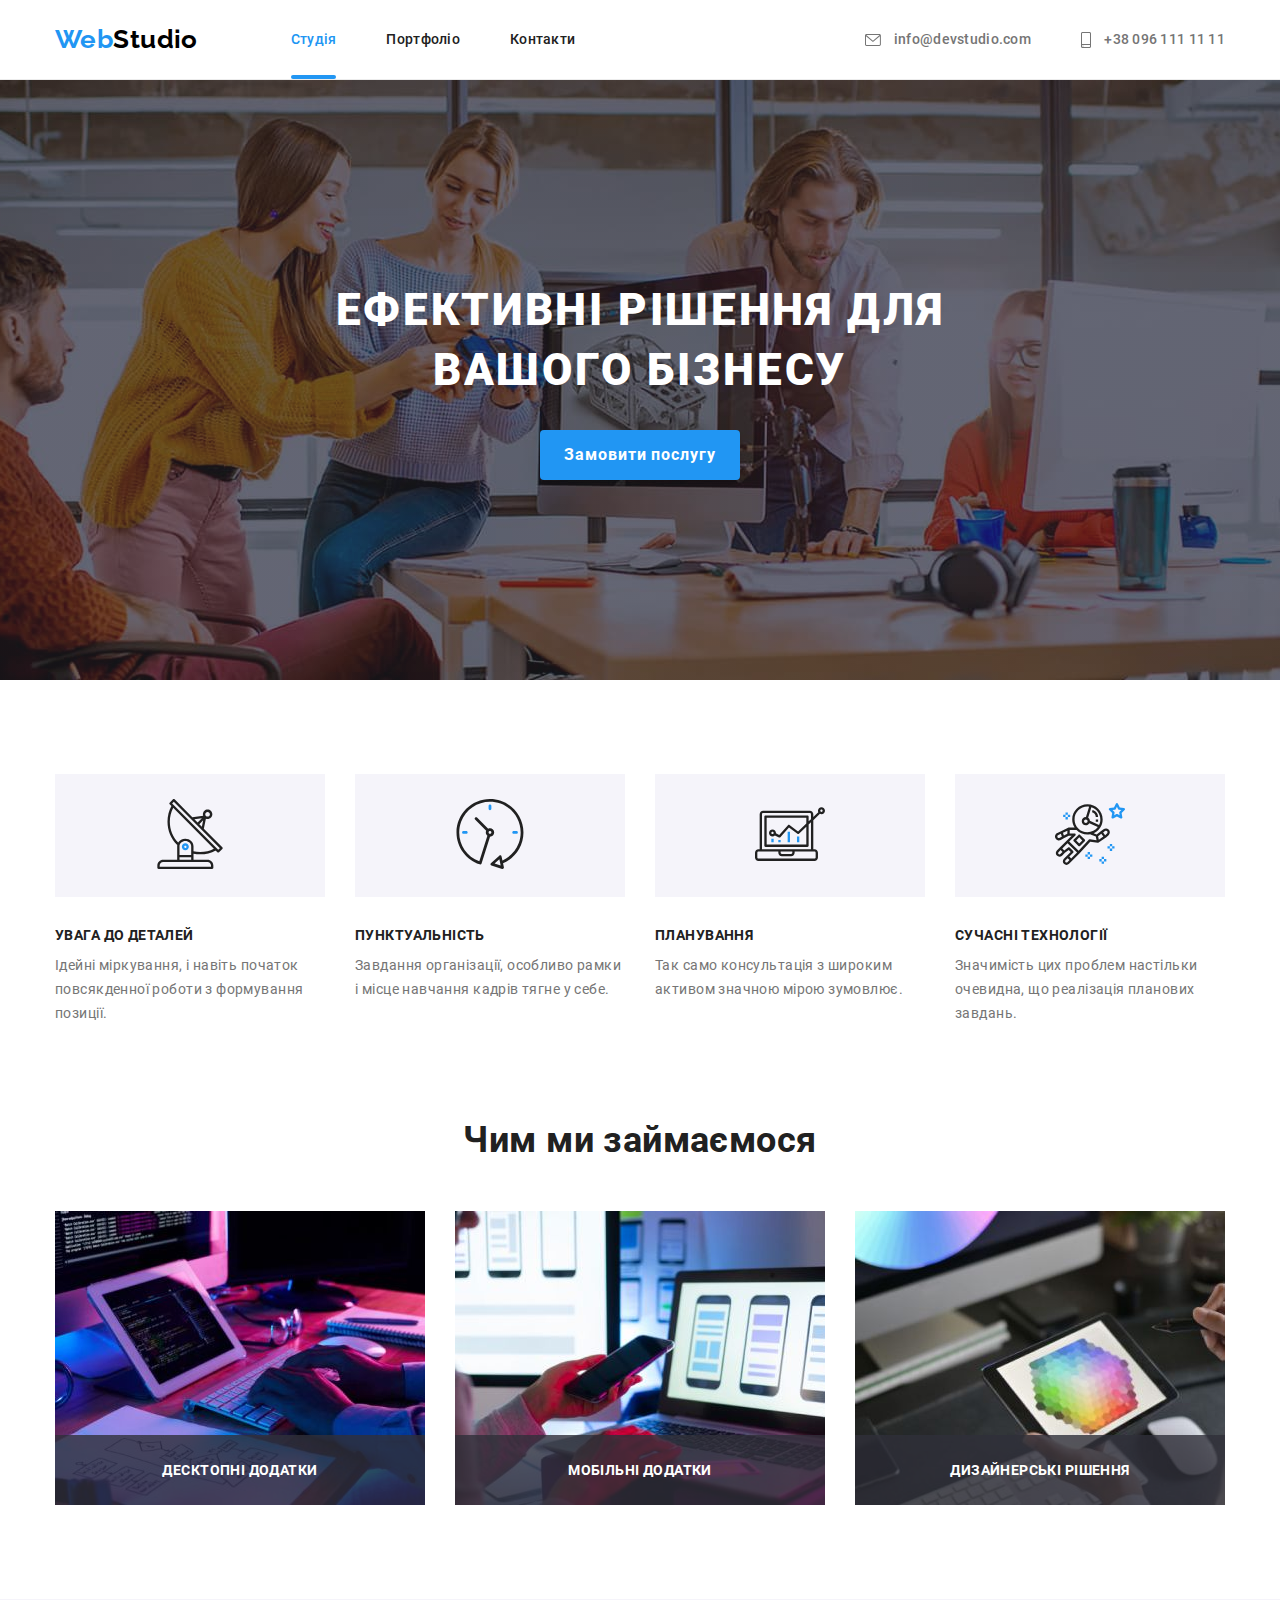
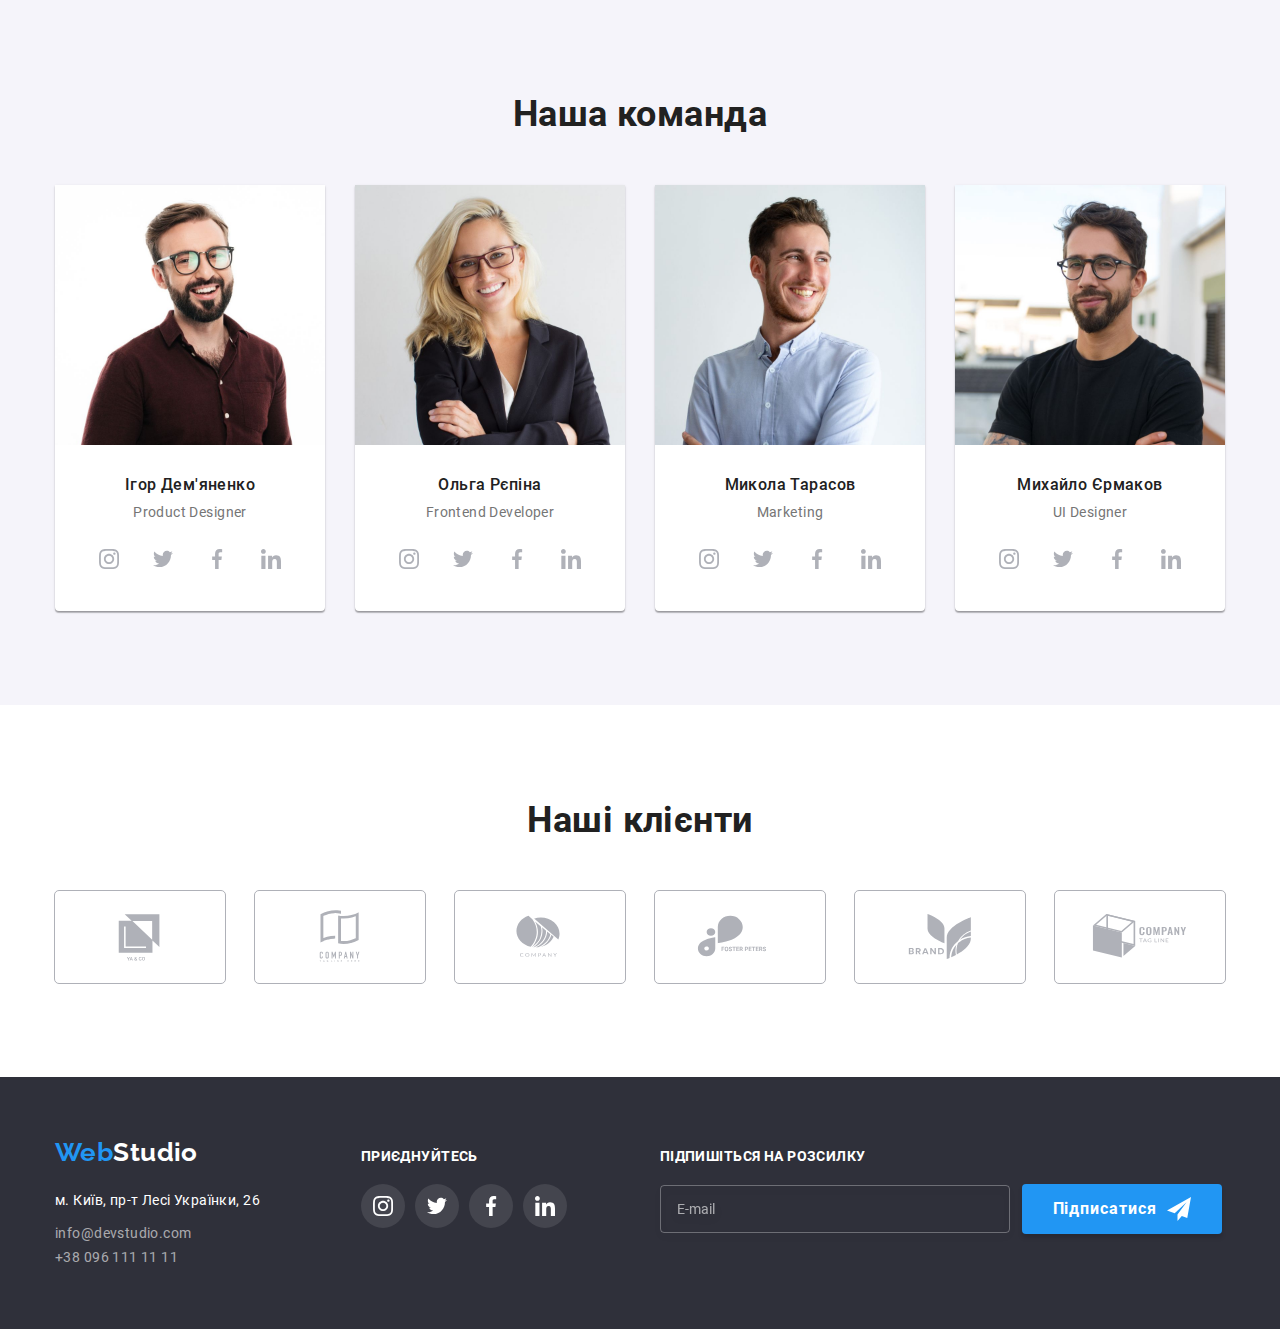
<file: index.html>
<!DOCTYPE html>
<html lang="uk">
	<head>
		<meta charset="UTF-8" />
		<meta http-equiv="X-UA-Compatible" content="IE=edge" />
		<meta name="viewport" content="width=device-width, initial-scale=1.0" />
		<link rel="stylesheet" href="./css/main.min.css">
		<title>Студія</title>
	</head>

	<body>
		<header class="header">
			<div class="container header__container">
				<a class="logo" href="./index.html" lang="en">
					<span class="logo--accent">Web</span>Studio
				</a>
				<nav class="nav">
					<ul class="nav__list">
						<li class="nav__item">
							<a class="nav__link nav__link--current" href="./index.html">Студія</a>
						</li>
						<li class="nav__item">
							<a class="nav__link" href="./portfolio.html">Портфоліо</a>
						</li>
						<li class="nav__item">
							<a class="nav__link" href="">Контакти</a>
						</li>
					</ul>
				</nav>
				<ul class="contacts">
					<li class="contacts__item">
						<a class="contacts__link" href="mailto:info@devstudio.com" lang="en">
							<svg class="contacts__icon" width="16" height="12">
								<use href="./images/symbol-defs.svg#icon-envelope"></use>
							</svg>
							info@devstudio.com
						</a>
					</li>
					<li class="contacts__item">
						<a class="contacts__link" href="tel:+380961111111">
							<svg class="contacts__icon" width="10" height="16">
								<use href="./images/symbol-defs.svg#icon-smartphone"></use>
							</svg>
							+38 096 111 11 11
						</a>
					</li>
				</ul>
			</div>
		</header>
		<main>
			<section class="section hero-section">
				<div class="container">
					<h1 class="section-title hero-section__title">Ефективні рішення для вашого бізнесу</h1>
					<button data-modal-open class="button hero-section__button" type="button">Замовити послугу</button>
				</div>
			</section>
			<section class="section features-section">
				<div class="container">
					<h2 class="section-title visually-hidden">Наші переваги</h2>
					<ul class="cardset features-cardset">
						<li class="features-cardset__card">
							<div class="features-cardset__card-thumb">
								<svg class="features-cardset__card-icon" width="70" height="70">
									<use href="./images/symbol-defs.svg#icon-antenna"></use>
								</svg>
							</div>
							<h3 class="title--uppercase features-cardset__card-title">Увага до деталей</h3>
							<p class="features-cardset__card-text">
								Ідейні міркування, і навіть початок повсякденної роботи з формування позиції.
							</p>
						</li>
						<li class="features-cardset__card">
							<div class="features-cardset__card-thumb">
								<svg class="features-cardset__card-icon" width="70" height="70">
									<use href="./images/symbol-defs.svg#icon-clock"></use>
								</svg>
							</div>
							<h3 class="title--uppercase features-cardset__card-title">Пунктуальність</h3>
							<p class="features-cardset__card-text">
								Завдання організації, особливо рамки і місце навчання кадрів тягне у себе.
							</p>
						</li>
						<li class="features-cardset__card">
							<div class="features-cardset__card-thumb">
								<svg class="features-cardset__card-icon" width="70" height="70">
									<use href="./images/symbol-defs.svg#icon-diagram"></use>
								</svg>
							</div>
							<h3 class="title--uppercase features-cardset__card-title">Планування</h3>
							<p class="features-cardset__card-text">Так само консультація з широким активом значною мірою зумовлює.</p>
						</li>
						<li class="features-cardset__card">
							<div class="features-cardset__card-thumb">
								<svg class="features-cardset__card-icon" width="70" height="70">
									<use href="./images/symbol-defs.svg#icon-astronaut"></use>
								</svg>
							</div>
							<h3 class="title--uppercase features-cardset__card-title">Сучасні технології</h3>
							<p class="features-cardset__card-text">
								Значимість цих проблем настільки очевидна, що реалізація планових завдань.
							</p>
						</li>
					</ul>
				</div>
			</section>
			<section class="section work-section">
				<div class="container">
					<h2 class="section-title work-section__title">Чим ми займаємося</h2>
					<ul class="cardset work-cardset">
						<li class="work-cardset__card">
							<img class="img-no-gap" src="./images/box-1.jpg" alt="Написання коду" width="370" height="294" />
							<div class="title--uppercase work-cardset__card-description">Десктопні додатки</div>
						</li>
						<li class="work-cardset__card">
							<img
								class="img-no-gap"
								src="./images/box-2.jpg"
								alt="Адаптація під мобільні пристрої"
								width="370"
								height="294"
							/>
							<div class="title--uppercase work-cardset__card-description">Мобільні додатки</div>
						</li>
						<li class="work-cardset__card">
							<img class="img-no-gap" src="./images/box-3.jpg" alt="Розробка дизайну" width="370" height="294" />
							<div class="title--uppercase work-cardset__card-description">Дизайнерські рішення</div>
						</li>
					</ul>
				</div>
			</section>
			<section class="section team-section">
				<div class="container">
					<h2 class="section-title team-section__title">Наша команда</h2>
					<ul class="cardset team-cardset">
						<li class="team-cardset__card">
							<img class="img-no-gap" src="./images/img-1.jpg" alt="Ігор Дем'яненко" width="270" height="260" />
							<div class="team-cardset__card-thumb">
								<h3 class="team-cardset__card-title">Ігор Дем'яненко</h3>
								<p class="team-cardset__card-text" lang="en">Product Designer</p>
								<ul class="socials">
									<li class="socials__item">
										<a href="" class="socials__link">
											<svg class="socials__icon" width="20" height="20">
												<use href="./images/symbol-defs.svg#icon-instagram"></use>
											</svg>
										</a>
									</li>
									<li class="socials__item">
										<a href="" class="socials__link">
											<svg class="socials__icon" width="20" height="20">
												<use href="./images/symbol-defs.svg#icon-twitter"></use>
											</svg>
										</a>
									</li>
									<li class="socials__item">
										<a href="" class="socials__link">
											<svg class="socials__icon" width="20" height="20">
												<use href="./images/symbol-defs.svg#icon-facebook"></use>
											</svg>
										</a>
									</li>
									<li class="socials__item">
										<a href="" class="socials__link">
											<svg class="socials__icon" width="20" height="20">
												<use href="./images/symbol-defs.svg#icon-linkedin"></use>
											</svg>
										</a>
									</li>
								</ul>
							</div>
						</li>
						<li class="team-cardset__card">
							<img class="img-no-gap" src="./images/img-2.jpg" alt="Ольга Рєпіна" width="270" height="260" />
							<div class="team-cardset__card-thumb">
								<h3 class="team-cardset__card-title">Ольга Рєпіна</h3>
								<p class="team-cardset__card-text" lang="en">Frontend Developer</p>
								<ul class="socials">
									<li class="socials__item">
										<a href="" class="socials__link">
											<svg class="socials__icon" width="20" height="20">
												<use href="./images/symbol-defs.svg#icon-instagram"></use>
											</svg>
										</a>
									</li>
									<li class="socials__item">
										<a href="" class="socials__link">
											<svg class="socials__icon" width="20" height="20">
												<use href="./images/symbol-defs.svg#icon-twitter"></use>
											</svg>
										</a>
									</li>
									<li class="socials__item">
										<a href="" class="socials__link">
											<svg class="socials__icon" width="20" height="20">
												<use href="./images/symbol-defs.svg#icon-facebook"></use>
											</svg>
										</a>
									</li>
									<li class="socials__item">
										<a href="" class="socials__link">
											<svg class="socials__icon" width="20" height="20">
												<use href="./images/symbol-defs.svg#icon-linkedin"></use>
											</svg>
										</a>
									</li>
								</ul>
							</div>
						</li>
						<li class="team-cardset__card">
							<img class="img-no-gap" src="./images/img-3.jpg" alt="Микола Тарасов" width="270" height="260" />
							<div class="team-cardset__card-thumb">
								<h3 class="team-cardset__card-title">Микола Тарасов</h3>
								<p class="team-cardset__card-text" lang="en">Marketing</p>
								<ul class="socials">
									<li class="socials__item">
										<a href="" class="socials__link">
											<svg class="socials__icon" width="20" height="20">
												<use href="./images/symbol-defs.svg#icon-instagram"></use>
											</svg>
										</a>
									</li>
									<li class="socials__item">
										<a href="" class="socials__link">
											<svg class="socials__icon" width="20" height="20">
												<use href="./images/symbol-defs.svg#icon-twitter"></use>
											</svg>
										</a>
									</li>
									<li class="socials__item">
										<a href="" class="socials__link">
											<svg class="socials__icon" width="20" height="20">
												<use href="./images/symbol-defs.svg#icon-facebook"></use>
											</svg>
										</a>
									</li>
									<li class="socials__item">
										<a href="" class="socials__link">
											<svg class="socials__icon" width="20" height="20">
												<use href="./images/symbol-defs.svg#icon-linkedin"></use>
											</svg>
										</a>
									</li>
								</ul>
							</div>
						</li>
						<li class="team-cardset__card">
							<img class="img-no-gap" src="./images/img-4.jpg" alt="Михайло Єрмаков" width="270" height="260" />
							<div class="team-cardset__card-thumb">
								<h3 class="team-cardset__card-title">Михайло Єрмаков</h3>
								<p class="team-cardset__card-text" lang="en">UI Designer</p>
								<ul class="socials">
									<li class="socials__item">
										<a href="" class="socials__link">
											<svg class="socials__icon" width="20" height="20">
												<use href="./images/symbol-defs.svg#icon-instagram"></use>
											</svg>
										</a>
									</li>
									<li class="socials__item">
										<a href="" class="socials__link">
											<svg class="socials__icon" width="20" height="20">
												<use href="./images/symbol-defs.svg#icon-twitter"></use>
											</svg>
										</a>
									</li>
									<li class="socials__item">
										<a href="" class="socials__link">
											<svg class="socials__icon" width="20" height="20">
												<use href="./images/symbol-defs.svg#icon-facebook"></use>
											</svg>
										</a>
									</li>
									<li class="socials__item">
										<a href="" class="socials__link">
											<svg class="socials__icon" width="20" height="20">
												<use href="./images/symbol-defs.svg#icon-linkedin"></use>
											</svg>
										</a>
									</li>
								</ul>
							</div>
						</li>
					</ul>
				</div>
			</section>
			<section class="section clients-section">
				<div class="container">
					<h2 class="section-title clients-section__title">Наші клієнти</h2>
					<ul class="cardset clients-list">
						<li class="clients-list__item">
							<a href="" class="clients-list__client-link">
								<svg class="clients-list__client-logo" width="106" height="60">
									<use href="./images/symbol-defs.svg#icon-logo-1"></use>
								</svg>
							</a>
						</li>
						<li class="clients-list__item">
							<a href="" class="clients-list__client-link">
								<svg class="clients-list__client-logo" width="106" height="60">
									<use href="./images/symbol-defs.svg#icon-logo-2"></use>
								</svg>
							</a>
						</li>
						<li class="clients-list__item">
							<a href="" class="clients-list__client-link">
								<svg class="clients-list__client-logo" width="106" height="60">
									<use href="./images/symbol-defs.svg#icon-logo-3"></use>
								</svg>
							</a>
						</li>
						<li class="clients-list__item">
							<a href="" class="clients-list__client-link">
								<svg class="clients-list__client-logo" width="106" height="60">
									<use href="./images/symbol-defs.svg#icon-logo-4"></use>
								</svg>
							</a>
						</li>
						<li class="clients-list__item">
							<a href="" class="clients-list__client-link">
								<svg class="clients-list__client-logo" width="106" height="60">
									<use href="./images/symbol-defs.svg#icon-logo-5"></use>
								</svg>
							</a>
						</li>
						<li class="clients-list__item">
							<a href="" class="clients-list__client-link">
								<svg class="clients-list__client-logo" width="106" height="60">
									<use href="./images/symbol-defs.svg#icon-logo-6"></use>
								</svg>
							</a>
						</li>
					</ul>
				</div>
			</section>
		</main>
		<footer class="footer">
			<div class="container footer-container">
				<div>
					<a class="logo logo--light-theme" href="./index.html" lang="en">
						<span class="logo--accent">Web</span>Studio
					</a>
					<address class="address">
						<ul class="address-list">
							<li class="address-list__item">
								<a href="https://goo.gl/maps/Yz7MCniwzXUrZasD7" class="address-list__location" target="_blank">
									м. Київ, пр-т Лесі Українки, 26
								</a>
							</li>
							<li class="address__item">
								<a class="address-list__link" href="mailto:info@devstudio.com" lang="en">info@devstudio.com</a>
							</li>
							<li class="address__item">
								<a class="address-list__link" href="tel:+380961111111">+38 096 111 11 11</a>
							</li>
						</ul>
					</address>
				</div>
				<div class="follow">
					<h3 class="title--uppercase follow__title">Приєднуйтесь</h3>
					<ul class="socials">
						<li class="follow-item">
							<a href="" class="socials__link socials__link--dark-theme">
								<svg class="follow-icon" width="20" height="20">
									<use href="./images/symbol-defs.svg#icon-instagram"></use>
								</svg>
							</a>
						</li>
						<li class="follow-item">
							<a href="" class="socials__link socials__link--dark-theme">
								<svg class="follow-icon" width="20" height="20">
									<use href="./images/symbol-defs.svg#icon-twitter"></use>
								</svg>
							</a>
						</li>
						<li class="follow-item">
							<a href="" class="socials__link socials__link--dark-theme">
								<svg class="follow-icon" width="20" height="20">
									<use href="./images/symbol-defs.svg#icon-facebook"></use>
								</svg>
							</a>
						</li>
						<li class="follow-item">
							<a href="" class="socials__link socials__link--dark-theme">
								<svg class="follow-icon" width="20" height="20">
									<use href="./images/symbol-defs.svg#icon-linkedin"></use>
								</svg>
							</a>
						</li>
					</ul>
				</div>
				<div class="subscribe">
					<label class="title--uppercase subscribe__label" for="subscribe-email">Підпишіться на розсилку</label>
					<form class="subscribe__form">
						<input
							class="subscribe__input"
							type="email"
							name="subscribe-email"
							id="subscribe-email"
							placeholder="E-mail"
						/>
						<button class="button subscribe__submit-button" type="submit">
							Підписатися
							<svg class="subscribe__icon" width="24" height="24">
								<use href="./images/symbol-defs.svg#icon-send"></use>
							</svg>
						</button>
					</form>
				</div>
			</div>
		</footer>
		<div class="backdrop is-hidden" data-modal>
			<div class="modal">
				<button data-modal-close type="button" class="close-modal-button">
					<svg width="11" height="11">
						<use href="./images/symbol-defs.svg#icon-close"></use>
					</svg>
				</button>
				<h2 class="form-title">Залиште свої дані, ми вам передзвонимо</h2>
				<form class="form">
					<div class="input-area">
						<label class="input-area__label" for="name">Ім'я</label>
						<div class="input-field">
							<input class="input-field__input" type="text" name="name" id="name" />
							<svg class="input-field__icon" width="18" height="18">
								<use href="./images/symbol-defs.svg#icon-name"></use>
							</svg>
						</div>

						<label class="input-area__label" for="tel">Телефон</label>
						<div class="input-field">
							<input class="input-field__input" type="tel" name="tel" id="tel" />
							<svg class="input-field__icon" width="18" height="18">
								<use href="./images/symbol-defs.svg#icon-tel"></use>
							</svg>
						</div>

						<label class="input-area__label" for="email">Пошта</label>
						<div class="input-field">
							<input class="input-field__input" type="email" name="email" id="email" />
							<svg class="input-field__icon" width="18" height="18">
								<use href="./images/symbol-defs.svg#icon-email"></use>
							</svg>
						</div>

						<label class="input-area__label" for="comment">Коментар</label>
						<textarea
							class="input-area__textarea"
							name="comment"
							id="comment"
							rows="5"
							placeholder="Введіть текст"
						></textarea>
					</div>

					<div class="confirm">
						<label class="confirm__checkbox-label">
							<input class="checkbox" type="checkbox" name="confirm" />
							<svg class="checkbox__icon" width="16" height="15">
								<use class="checkbox__icon--checked" href="./images/symbol-defs.svg#icon-checked"></use>
								<use class="checkbox__icon--unchecked" href="./images/symbol-defs.svg#icon-unchecked"></use>
							</svg>
							Погоджуюся з розсилкою та приймаю &nbsp;
							<a href="" class="confirm__link">Умови договору</a>
						</label>
					</div>
					<button class="button confirm__button" type="submit">Відправити</button>
				</form>
			</div>
		</div>
		<script src="./js/modal.js"></script>
	</body>
</html>
</file>
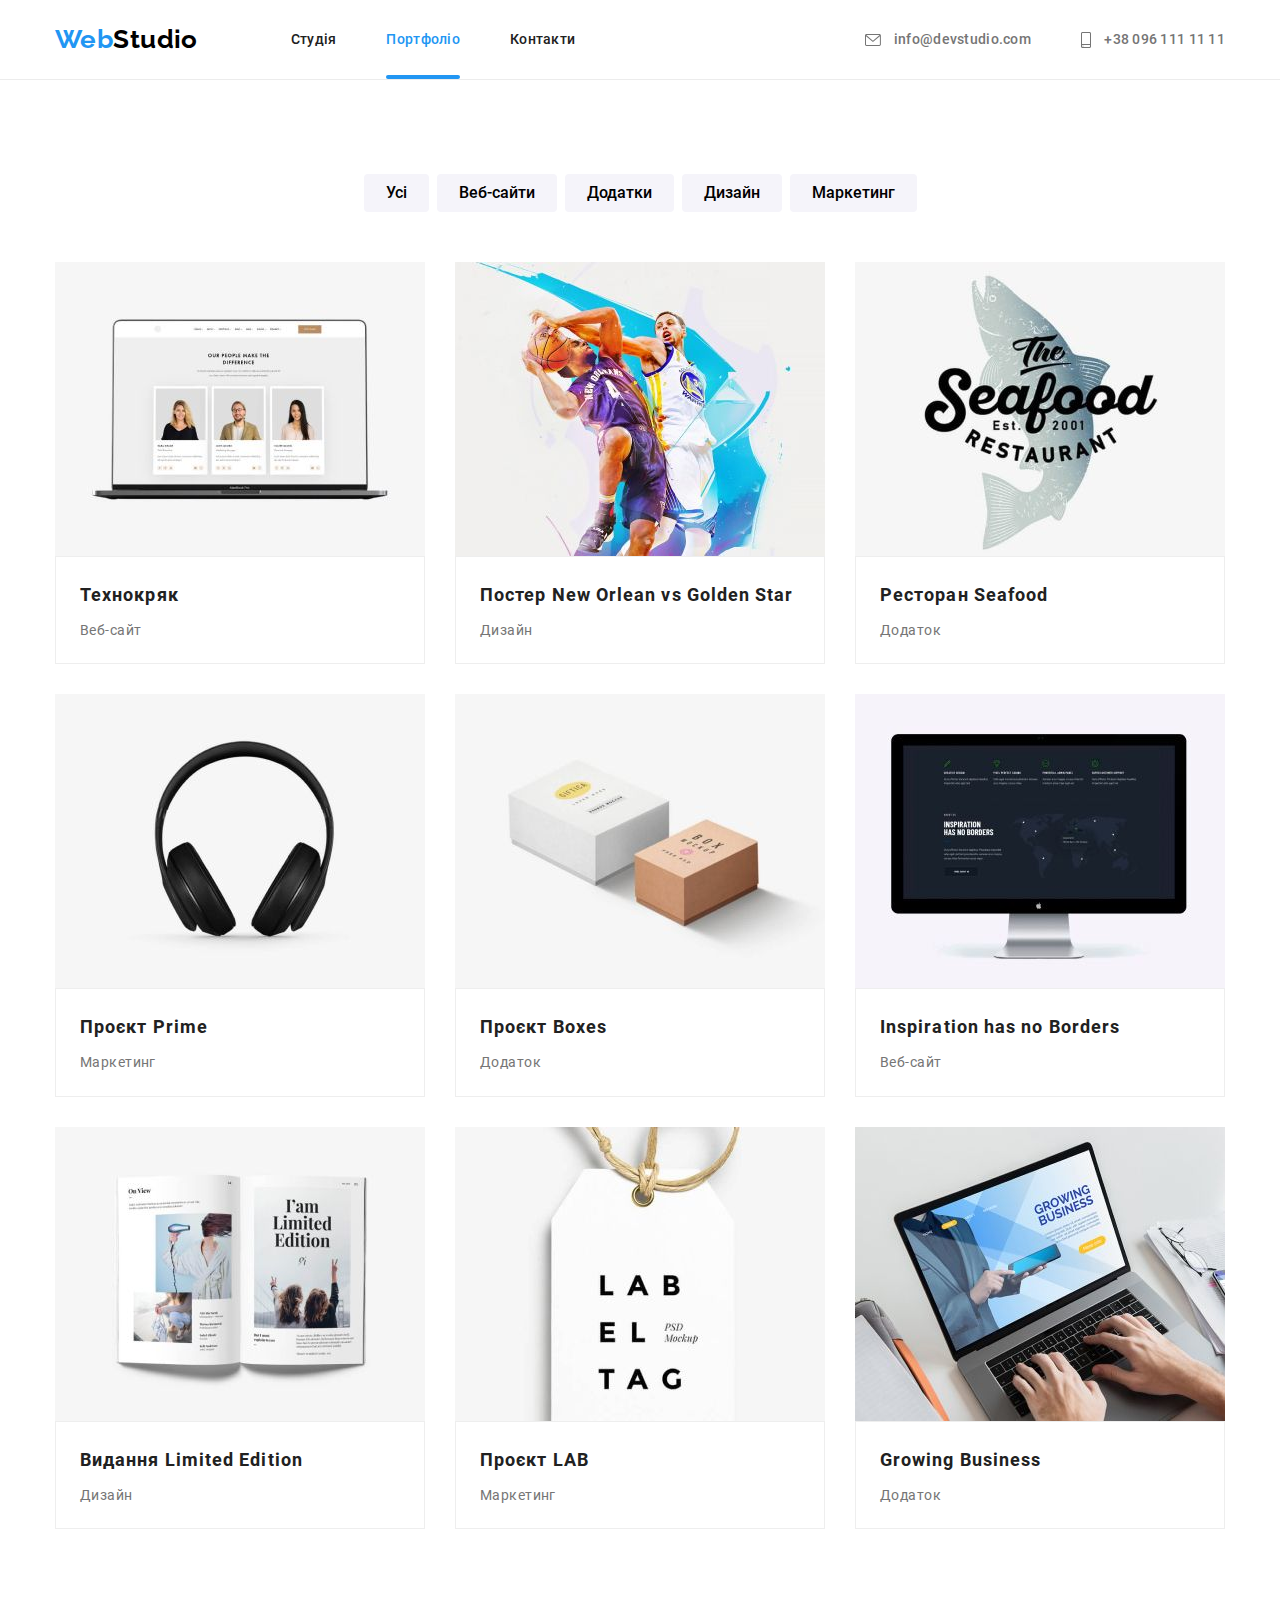
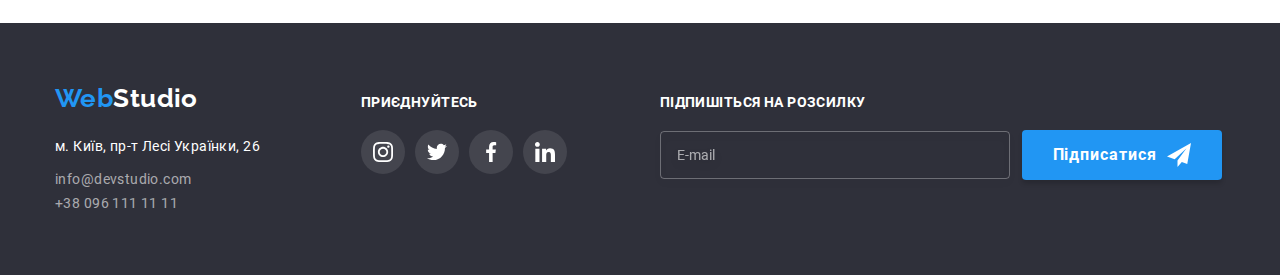
<file: portfolio.html>
<!DOCTYPE html>
<html lang="uk">
	<head>
		<meta charset="UTF-8" />
		<meta http-equiv="X-UA-Compatible" content="IE=edge" />
		<meta name="viewport" content="width=device-width, initial-scale=1.0" />
		<link rel="stylesheet" href="./css/main.min.css">
		<title>Портфоліо</title>
	</head>

	<body>
		<header class="header">
			<div class="header__container container">
				<a class="logo" href="./index.html" lang="en">
					<span class="logo--accent">Web</span>Studio
				</a>
				<nav class="nav">
					<ul class="nav__list">
						<li class="nav__item">
							<a class="nav__link" href="./index.html">Студія</a>
						</li>
						<li class="nav__item">
							<a class="nav__link nav__link--current" href="./portfolio.html">Портфоліо</a>
						</li>
						<li class="nav__item">
							<a class="nav__link" href="">Контакти</a>
						</li>
					</ul>
				</nav>
				<ul class="contacts">
					<li class="contacts__item">
						<a class="contacts__link" href="mailto:info@devstudio.com" lang="en">
							<svg class="contacts__icon" width="16" height="12">
								<use href="./images/symbol-defs.svg#icon-envelope"></use>
							</svg>
							info@devstudio.com
						</a>
					</li>
					<li class="contacts__item">
						<a class="contacts__link" href="tel:+380961111111">
							<svg class="contacts__icon" width="10" height="16">
								<use href="./images/symbol-defs.svg#icon-smartphone"></use>
							</svg>
							+38 096 111 11 11
						</a>
					</li>
				</ul>
			</div>
		</header>
		<main>
			<section class="section portfolio-section">
				<div class="container">
					<h1 class="portfolio-section__title visually-hidden">Портфоліо</h1>
					<ul class="filter-list">
						<li class="filter-list__item"><button class="filter-list__button" type="button">Усі</button></li>
						<li class="filter-list__item">
							<button class="filter-list__button" type="button">Веб-сайти</button>
						</li>
						<li class="filter-list__item">
							<button class="filter-list__button" type="button">Додатки</button>
						</li>
						<li class="filter-list__item"><button class="filter-list__button" type="button">Дизайн</button></li>
						<li class="filter-list__item">
							<button class="filter-list__button" type="button">Маркетинг</button>
						</li>
					</ul>
					<ul class="cardset portfolio-cardset">
						<li class="portfolio-card">
							<a href="">
								<div class="portfolio-card__thumb">
									<img class="img-no-gap" src="./images/portfolio-1.jpg" alt="Технокряк" width="370" height="294" />
									<div class="overlay">
										<p class="overlay_text">
											Ресурс пропонує комплексні пропозиції з різним рівнем функціоналу та сервісів. Все це дозволить
											відвідувачу отримати вичерпні відомості про компанію чи приватну особу.
										</p>
									</div>
								</div>
								<div class="portfolio-card__description">
									<h2 class="portfolio-card__title">Технокряк</h2>
									<p class="portfolio-card__text">Веб-сайт</p>
								</div>
							</a>
						</li>
						<li class="portfolio-card">
							<a href="">
								<div class="portfolio-card__thumb">
									<img
										class="img-no-gap"
										src="./images/portfolio-2.jpg"
										alt="Постер New Orlean vs Golden Star"
										width="370"
										height="294"
									/>
									<div class="overlay">
										<p class="overlay-text">
											Ресурс пропонує комплексні пропозиції з різним рівнем функціоналу та сервісів. Все це дозволить
											відвідувачу отримати вичерпні відомості про компанію чи приватну особу.
										</p>
									</div>
								</div>
								<div class="portfolio-card__description">
									<h2 class="portfolio-card__title">
										Постер
										<span lang="en">New Orlean vs Golden Star</span>
									</h2>
									<p class="portfolio-card__text">Дизайн</p>
								</div>
							</a>
						</li>
						<li class="portfolio-card">
							<a href="">
								<div class="portfolio-card__thumb">
									<img
										class="img-no-gap"
										src="./images/portfolio-3.jpg"
										alt="Ресторан Seafood"
										width="370"
										height="294"
									/>
									<div class="overlay">
										<p class="overlay-text">
											Ресурс пропонує комплексні пропозиції з різним рівнем функціоналу та сервісів. Все це дозволить
											відвідувачу отримати вичерпні відомості про компанію чи приватну особу.
										</p>
									</div>
								</div>
								<div class="portfolio-card__description">
									<h2 class="portfolio-card__title">
										Ресторан
										<span lang="en">Seafood</span>
									</h2>
									<p class="portfolio-card__text">Додаток</p>
								</div>
							</a>
						</li>
						<li class="portfolio-card">
							<a href="">
								<div class="portfolio-card__thumb">
									<img class="img-no-gap" src="./images/portfolio-4.jpg" alt="Проєкт Prime" width="370" height="294" />
									<div class="overlay">
										<p class="overlay-text">
											Ресурс пропонує комплексні пропозиції з різним рівнем функціоналу та сервісів. Все це дозволить
											відвідувачу отримати вичерпні відомості про компанію чи приватну особу.
										</p>
									</div>
								</div>
								<div class="portfolio-card__description">
									<h2 class="portfolio-card__title">
										Проєкт
										<span lang="en">Prime</span>
									</h2>
									<p class="portfolio-card__text">Маркетинг</p>
								</div>
							</a>
						</li>
						<li class="portfolio-card">
							<a href="">
								<div class="portfolio-card__thumb">
									<img class="img-no-gap" src="./images/portfolio-5.jpg" alt="Проєкт Boxes" width="370" height="294" />
									<div class="overlay">
										<p class="overlay-text">
											Ресурс пропонує комплексні пропозиції з різним рівнем функціоналу та сервісів. Все це дозволить
											відвідувачу отримати вичерпні відомості про компанію чи приватну особу.
										</p>
									</div>
								</div>
								<div class="portfolio-card__description">
									<h2 class="portfolio-card__title">
										Проєкт
										<span lang="en">Boxes</span>
									</h2>
									<p class="portfolio-card__text">Додаток</p>
								</div>
							</a>
						</li>
						<li class="portfolio-card">
							<a href="">
								<div class="portfolio-card__thumb">
									<img
										class="img-no-gap"
										src="./images/portfolio-6.jpg"
										alt="Inspiration has no Borders"
										width="370"
										height="294"
									/>
									<div class="overlay">
										<p class="overlay-text">
											Ресурс пропонує комплексні пропозиції з різним рівнем функціоналу та сервісів. Все це дозволить
											відвідувачу отримати вичерпні відомості про компанію чи приватну особу.
										</p>
									</div>
								</div>
								<div class="portfolio-card__description">
									<h2 class="portfolio-card__title"><span lang="en">Inspiration has no Borders</span></h2>
									<p class="portfolio-card__text">Веб-сайт</p>
								</div>
							</a>
						</li>
						<li class="portfolio-card">
							<a href="">
								<div class="portfolio-card__thumb">
									<img
										class="img-no-gap"
										src="./images/portfolio-7.jpg"
										alt="Видання Limited Edition"
										width="370"
										height="294"
									/>
									<div class="overlay">
										<p class="overlay-text">
											Ресурс пропонує комплексні пропозиції з різним рівнем функціоналу та сервісів. Все це дозволить
											відвідувачу отримати вичерпні відомості про компанію чи приватну особу.
										</p>
									</div>
								</div>
								<div class="portfolio-card__description">
									<h2 class="portfolio-card__title">
										Видання
										<span lang="en">Limited Edition</span>
									</h2>
									<p class="portfolio-card__text">Дизайн</p>
								</div>
							</a>
						</li>
						<li class="portfolio-card">
							<a href="">
								<div class="portfolio-card__thumb">
									<img class="img-no-gap" src="./images/portfolio-8.jpg" alt="Проєкт LAB" width="370" height="294" />
									<div class="overlay">
										<p class="overlay-text">
											Ресурс пропонує комплексні пропозиції з різним рівнем функціоналу та сервісів. Все це дозволить
											відвідувачу отримати вичерпні відомості про компанію чи приватну особу.
										</p>
									</div>
								</div>
								<div class="portfolio-card__description">
									<h2 class="portfolio-card__title">
										Проєкт
										<span lang="en">LAB</span>
									</h2>
									<p class="portfolio-card__text">Маркетинг</p>
								</div>
							</a>
						</li>
						<li class="portfolio-card">
							<a href="">
								<div class="portfolio-card__thumb">
									<img
										class="img-no-gap"
										src="./images/portfolio-9.jpg"
										alt="Growing Business"
										width="370"
										height="294"
									/>
									<div class="overlay">
										<p class="overlay-text">
											Ресурс пропонує комплексні пропозиції з різним рівнем функціоналу та сервісів. Все це дозволить
											відвідувачу отримати вичерпні відомості про компанію чи приватну особу.
										</p>
									</div>
								</div>
								<div class="portfolio-card__description">
									<h2 class="portfolio-card__title"><span lang="en">Growing Business</span></h2>
									<p class="portfolio-card__text">Додаток</p>
								</div>
							</a>
						</li>
					</ul>
				</div>
			</section>
		</main>
		<footer class="footer">
			<div class="container footer-container">
				<div>
					<a class="logo logo--light-theme" href="./index.html" lang="en">
						<span class="logo--accent">Web</span>Studio
					</a>
					<address class="address">
						<ul class="address-list">
							<li class="address-list__item">
								<a href="https://goo.gl/maps/Yz7MCniwzXUrZasD7" class="address-list__location" target="_blank">
									м. Київ, пр-т Лесі Українки, 26
								</a>
							</li>
							<li class="address__item">
								<a class="address-list__link" href="mailto:info@devstudio.com" lang="en">info@devstudio.com</a>
							</li>
							<li class="address__item">
								<a class="address-list__link" href="tel:+380961111111">+38 096 111 11 11</a>
							</li>
						</ul>
					</address>
				</div>
				<div class="follow">
					<h3 class="title--uppercase follow__title">Приєднуйтесь</h3>
					<ul class="socials">
						<li class="follow-item">
							<a href="" class="socials__link socials__link--dark-theme">
								<svg class="follow-icon" width="20" height="20">
									<use href="./images/symbol-defs.svg#icon-instagram"></use>
								</svg>
							</a>
						</li>
						<li class="follow-item">
							<a href="" class="socials__link socials__link--dark-theme">
								<svg class="follow-icon" width="20" height="20">
									<use href="./images/symbol-defs.svg#icon-twitter"></use>
								</svg>
							</a>
						</li>
						<li class="follow-item">
							<a href="" class="socials__link socials__link--dark-theme">
								<svg class="follow-icon" width="20" height="20">
									<use href="./images/symbol-defs.svg#icon-facebook"></use>
								</svg>
							</a>
						</li>
						<li class="follow-item">
							<a href="" class="socials__link socials__link--dark-theme">
								<svg class="follow-icon" width="20" height="20">
									<use href="./images/symbol-defs.svg#icon-linkedin"></use>
								</svg>
							</a>
						</li>
					</ul>
				</div>
				<div class="subscribe">
					<label class="title--uppercase subscribe__label" for="subscribe-email">Підпишіться на розсилку</label>
					<form class="subscribe__form">
						<input
							class="subscribe__input"
							type="email"
							name="subscribe-email"
							id="subscribe-email"
							placeholder="E-mail"
						/>
						<button class="button subscribe__submit-button" type="submit">
							Підписатися
							<svg class="subscribe__icon" width="24" height="24">
								<use href="./images/symbol-defs.svg#icon-send"></use>
							</svg>
						</button>
					</form>
				</div>
			</div>
		</footer>
	</body>
</html>
</file>
<file: css/main.min.css>
/*! modern-normalize v1.1.0 | MIT License | https://github.com/sindresorhus/modern-normalize */*,::before,::after{-webkit-box-sizing:border-box;box-sizing:border-box}html{line-height:1.15;-webkit-text-size-adjust:100%;-moz-tab-size:4;-o-tab-size:4;tab-size:4}body{margin:0;font-family:system-ui,-apple-system,"Segoe UI",Roboto,Helvetica,Arial,sans-serif,"Apple Color Emoji","Segoe UI Emoji"}hr{height:0;color:inherit}abbr[title]{-webkit-text-decoration:underline dotted;text-decoration:underline dotted}b,strong{font-weight:bolder}code,kbd,samp,pre{font-family:ui-monospace,SFMono-Regular,Consolas,"Liberation Mono",Menlo,monospace;font-size:1em}small{font-size:80%}sub,sup{font-size:75%;line-height:0;position:relative;vertical-align:baseline}sub{bottom:-0.25em}sup{top:-0.5em}table{text-indent:0;border-color:inherit}button,input,optgroup,select,textarea{font-family:inherit;font-size:100%;line-height:1.15;margin:0}button,select{text-transform:none}button,[type=button],[type=reset],[type=submit]{-webkit-appearance:button}::-moz-focus-inner{border-style:none;padding:0}:-moz-focusring{outline:1px dotted ButtonText}:-moz-ui-invalid{box-shadow:none}legend{padding:0}progress{vertical-align:baseline}::-webkit-inner-spin-button,::-webkit-outer-spin-button{height:auto}[type=search]{-webkit-appearance:textfield;outline-offset:-2px}::-webkit-search-decoration{-webkit-appearance:none}::-webkit-file-upload-button{-webkit-appearance:button;font:inherit}summary{display:list-item}:root{--primary-background-color: #ffffff;--secondary-background-color: #2f303a;--tertiary-background-color: #f5f4fa;--accent-color: #2196f3;--primary-text-color: #212121;--secondary-text-color: #757575;--tertiary-text-color: #ffffff;--secondary-text-color-transparency: rgba(255, 255, 255, 0.6);--logo-color: #000000;--cards-border-color: #eeeeee;--header-border-bottom: #ececec;--active-button: #188ce8;--icon-border: #afb1b8;--button-shadow: 0px 4px 4px rgba(0, 0, 0, 0.15);--hover-focus-transition: 250ms cubic-bezier(0.4, 0, 0.2, 1)}@font-face{font-family:"Raleway";font-style:normal;font-weight:700;src:url("./fonts/raleway-v28-latin-700.eot");src:local(""),url("../fonts/raleway-v28-latin-700.eot?#iefix") format("embedded-opentype"),url("../fonts/raleway-v28-latin-700.woff2") format("woff2"),url("../fonts/raleway-v28-latin-700.woff") format("woff"),url("../fonts/raleway-v28-latin-700.ttf") format("truetype"),url("../fonts/raleway-v28-latin-700.svg#Raleway") format("svg")}@font-face{font-family:"Roboto";font-style:normal;font-weight:400;src:url("../fonts/roboto-v30-latin_cyrillic-regular.eot");src:local(""),url("../fonts/roboto-v30-latin_cyrillic-regular.eot?#iefix") format("embedded-opentype"),url("../fonts/roboto-v30-latin_cyrillic-regular.woff2") format("woff2"),url("../fonts/roboto-v30-latin_cyrillic-regular.woff") format("woff"),url("../fonts/roboto-v30-latin_cyrillic-regular.ttf") format("truetype"),url("../fonts/roboto-v30-latin_cyrillic-regular.svg#Roboto") format("svg")}@font-face{font-family:"Roboto";font-style:normal;font-weight:500;src:url("../fonts/roboto-v30-latin_cyrillic-500.eot");src:local(""),url("../fonts/roboto-v30-latin_cyrillic-500.eot?#iefix") format("embedded-opentype"),url("../fonts/roboto-v30-latin_cyrillic-500.woff2") format("woff2"),url("../fonts/roboto-v30-latin_cyrillic-500.woff") format("woff"),url("../fonts/roboto-v30-latin_cyrillic-500.ttf") format("truetype"),url("../fonts/roboto-v30-latin_cyrillic-500.svg#Roboto") format("svg")}@font-face{font-family:"Roboto";font-style:normal;font-weight:700;src:url("../fonts/roboto-v30-latin_cyrillic-700.eot");src:local(""),url("../fonts/roboto-v30-latin_cyrillic-700.eot?#iefix") format("embedded-opentype"),url("../fonts/roboto-v30-latin_cyrillic-700.woff2") format("woff2"),url("../fonts/roboto-v30-latin_cyrillic-700.woff") format("woff"),url("../fonts/roboto-v30-latin_cyrillic-700.ttf") format("truetype"),url("../fonts/roboto-v30-latin_cyrillic-700.svg#Roboto") format("svg")}@font-face{font-family:"Roboto";font-style:normal;font-weight:900;src:url("../fonts/roboto-v30-latin_cyrillic-900.eot");src:local(""),url("../fonts/roboto-v30-latin_cyrillic-900.eot?#iefix") format("embedded-opentype"),url("../fonts/roboto-v30-latin_cyrillic-900.woff2") format("woff2"),url("../fonts/roboto-v30-latin_cyrillic-900.woff") format("woff"),url("../fonts/roboto-v30-latin_cyrillic-900.ttf") format("truetype"),url("../fonts/roboto-v30-latin_cyrillic-900.svg#Roboto") format("svg")}body{font-family:"Roboto","Arial","Tahoma",sans-serif;font-size:14px;font-weight:400;letter-spacing:.03em;color:var(--primary-text-color);background-color:var(--primary-background-color)}.container{width:1200px;padding-left:15px;padding-right:15px;margin:0 auto}.section{margin-left:auto;margin-right:auto;padding-top:94px;padding-bottom:94px}.button{display:-webkit-box;display:-ms-flexbox;display:flex;-webkit-box-align:center;-ms-flex-align:center;align-items:center;-webkit-box-pack:center;-ms-flex-pack:center;justify-content:center;margin-left:auto;margin-right:auto;padding:10px;min-width:200px;min-height:50px;font-family:inherit;font-weight:700;font-size:16px;line-height:1.875;letter-spacing:.06em;color:var(--tertiary-text-color);background-color:var(--accent-color);border:none;border-radius:4px;-webkit-box-shadow:var(--button-shadow);box-shadow:var(--button-shadow);cursor:pointer;-webkit-transition:background-color var(--hover-focus-transition);transition:background-color var(--hover-focus-transition)}.button:hover,.button:focus{background-color:var(--active-button)}.section-title{margin-bottom:50px;font-weight:700;font-size:36px;line-height:1.1666666667;text-align:center}.cardset{display:-webkit-box;display:-ms-flexbox;display:flex;-ms-flex-wrap:wrap;flex-wrap:wrap;gap:30px}.title--uppercase{font-size:inherit;font-weight:700;line-height:1.1428571429;text-transform:uppercase}.visually-hidden{position:absolute;width:1px;height:1px;margin:-1px;border:0;padding:0;white-space:nowrap;-webkit-clip-path:inset(100%);clip-path:inset(100%);clip:rect(0 0 0 0);overflow:hidden}ul{list-style:none;padding:0;margin:0}a{text-decoration:none;color:currentColor}h1,h2,h3,p{margin-top:0px;margin-bottom:0px}.img-no-gap{display:block}.header{margin-right:auto;margin-left:auto;font-weight:500;border-bottom:1px solid var(--header-border-bottom)}.header__container{display:-webkit-box;display:-ms-flexbox;display:flex;-webkit-box-align:center;-ms-flex-align:center;align-items:center}.logo{padding-top:24px;padding-bottom:24px;margin-right:93px;font-family:"Raleway",sans-serif;font-size:26px;font-weight:700;line-height:1.1923076923;color:var(--logo-color)}.logo--accent{color:var(--accent-color)}.logo--light-theme{display:inline-block;margin-top:0px;margin-bottom:20px;padding-top:0px;padding-bottom:0px;color:var(--tertiary-text-color)}.nav__list{display:-webkit-box;display:-ms-flexbox;display:flex}.nav__item:not(:last-child){margin-right:50px}.nav__link{padding-top:32px;padding-bottom:32px;line-height:1.1428571429;letter-spacing:.02em;color:var(--primary-text-color);-webkit-transition:color var(--hover-focus-transition);transition:color var(--hover-focus-transition)}.nav__link:hover,.nav__link:focus{color:var(--accent-color)}.nav__link--current{position:relative;color:var(--accent-color)}.nav__link--current::after{content:"";position:absolute;bottom:0;display:block;width:100%;height:4px;background-color:var(--accent-color);border-radius:2px}.contacts{display:-webkit-box;display:-ms-flexbox;display:flex;margin-left:auto}.contacts__item:not(:last-child){margin-right:50px}.contacts__icon{fill:currentColor;margin-right:10px;vertical-align:middle}.contacts__link{padding-top:32px;padding-bottom:32px;line-height:1.1428571429;letter-spacing:.02em;color:var(--secondary-text-color);-webkit-transition:color var(--hover-focus-transition);transition:color var(--hover-focus-transition)}.contacts__link:hover,.contacts__link:focus{color:var(--accent-color)}.hero-section{padding-top:200px;padding-bottom:200px;margin-left:auto;margin-right:auto;height:600px;background-color:var(--secondary-background-color);background-image:-webkit-gradient(linear, left top, right top, from(rgba(47, 48, 58, 0.4)), to(rgba(47, 48, 58, 0.4))),url("../images/hero.jpg");background-image:linear-gradient(to right, rgba(47, 48, 58, 0.4), rgba(47, 48, 58, 0.4)),url("../images/hero.jpg");background-repeat:no-repeat;background-position:center;text-align:center}.hero-section__title{display:block;max-width:696px;margin-left:auto;margin-right:auto;margin-bottom:30px;font-weight:900;font-size:44px;line-height:1.3636363636;text-align:center;letter-spacing:.06em;text-transform:uppercase;color:var(--tertiary-text-color)}.features-section{padding-bottom:0px}.features-cardset__card{width:calc((100% - 90px)/4)}.features-cardset__card-thumb{background-color:var(--tertiary-background-color);padding:25px 100px;margin-bottom:30px}.features-cardset__card-text{margin-top:10px;line-height:1.7142857143;color:var(--secondary-text-color)}.work-cardset__card{position:relative;-ms-flex-preferred-size:calc((100% - 60px)/3);flex-basis:calc((100% - 60px)/3)}.work-cardset__card-description{position:absolute;left:0;bottom:0;padding:27px;height:70px;width:100%;text-align:center;color:var(--tertiary-text-color);background-color:rgba(47,48,58,.8)}.team-section{background-color:var(--tertiary-background-color)}.team-cardset__card{-ms-flex-preferred-size:calc((100% - 90px)/4);flex-basis:calc((100% - 90px)/4);background-color:var(--primary-background-color);border-radius:0px 0px 4px 4px;-webkit-box-shadow:0px 1px 3px rgba(0,0,0,.12),0px 1px 1px rgba(0,0,0,.14),0px 2px 1px rgba(0,0,0,.2);box-shadow:0px 1px 3px rgba(0,0,0,.12),0px 1px 1px rgba(0,0,0,.14),0px 2px 1px rgba(0,0,0,.2)}.team-cardset__card-thumb{padding:30px 32px}.team-cardset__card-title{margin-bottom:10px;font-weight:500;font-size:16px;line-height:1.1875;text-align:center}.team-cardset__card-text{margin-bottom:16px;line-height:1.1875;text-align:center;color:var(--secondary-text-color)}.socials{display:-webkit-box;display:-ms-flexbox;display:flex;gap:10px}.socials__link{display:block;padding:12px;width:44px;height:44px;border-radius:50%;fill:var(--icon-border);-webkit-transition:background-color var(--hover-focus-transition),fill var(--hover-focus-transition);transition:background-color var(--hover-focus-transition),fill var(--hover-focus-transition)}.socials__link:hover,.socials__link:focus{fill:var(--primary-background-color);background-color:var(--accent-color)}.socials__link--dark-theme{fill:var(--primary-background-color);background:rgba(255,255,255,.1)}.clients-list__item{-ms-flex-preferred-size:calc((100% - 150px)/6);flex-basis:calc((100% - 150px)/6)}.clients-list__client-link{display:-webkit-box;display:-ms-flexbox;display:flex;-webkit-box-align:center;-ms-flex-align:center;align-items:center;-webkit-box-pack:center;-ms-flex-pack:center;justify-content:center;padding:16px 32px;color:var(--icon-border);outline:1px solid var(--icon-border);border-radius:4px;-webkit-transition:color var(--hover-focus-transition),border-color var(--hover-focus-transition);transition:color var(--hover-focus-transition),border-color var(--hover-focus-transition)}.clients-list__client-link:hover,.clients-list__client-link:focus{color:var(--accent-color);outline-color:var(--accent-color)}.clients-list__client-logo{fill:currentColor}.footer{margin-left:auto;margin-right:auto;padding-top:60px;padding-bottom:60px;background-color:var(--secondary-background-color)}.footer-container{display:-webkit-box;display:-ms-flexbox;display:flex;-webkit-box-align:baseline;-ms-flex-align:baseline;align-items:baseline}.address-list__location{margin-top:0px;margin-bottom:9px;text-decoration:none;font-style:normal;line-height:1.7142857143;color:var(--tertiary-text-color)}.address-list__item:not(:last-child){margin-bottom:9px}.address-list__link{font-style:normal;line-height:1.7142857143;color:var(--secondary-text-color-transparency);-webkit-transition:color var(--hover-focus-transition);transition:color var(--hover-focus-transition)}.address-list__link:hover,.address-list__link:focus{color:var(--accent-color)}.subscribe{margin-left:93px}.subscribe__label{display:block;margin-bottom:20px;color:var(--tertiary-text-color)}.subscribe__form{display:-webkit-box;display:-ms-flexbox;display:flex;-webkit-box-align:center;-ms-flex-align:center;align-items:center}.subscribe__input{margin-right:12px;padding:15px 16px;width:350px;background-color:rgba(0,0,0,0);border:1px solid rgba(255,255,255,.3);-webkit-filter:drop-shadow(0px 4px 4px rgba(0, 0, 0, 0.15));filter:drop-shadow(0px 4px 4px rgba(0, 0, 0, 0.15));border-radius:4px;outline:none;caret-color:var(--primary-background-color)}.subscribe__input::-webkit-input-placeholder{color:rgba(255,255,255,.6);line-height:1.25}.subscribe__input::-moz-placeholder{color:rgba(255,255,255,.6);line-height:1.25}.subscribe__input:-ms-input-placeholder{color:rgba(255,255,255,.6);line-height:1.25}.subscribe__input::-ms-input-placeholder{color:rgba(255,255,255,.6);line-height:1.25}.subscribe__input::placeholder{color:rgba(255,255,255,.6);line-height:1.25}.subscribe__icon{margin-left:10px}.follow{margin-left:70px}.follow__title{margin-bottom:20px;color:var(--primary-background-color)}.filter-list{display:-webkit-box;display:-ms-flexbox;display:flex;list-style:none;-webkit-box-pack:center;-ms-flex-pack:center;justify-content:center;margin-bottom:50px}.filter-list__button{background-color:var(--tertiary-background-color);padding:6px 22px;font-family:inherit;font-weight:500;font-size:16px;line-height:1.625;text-align:center;border:none;border-radius:4px;-webkit-transition:color var(--hover-focus-transition),background-color var(--hover-focus-transition),-webkit-box-shadow var(--hover-focus-transition);transition:color var(--hover-focus-transition),background-color var(--hover-focus-transition),-webkit-box-shadow var(--hover-focus-transition);transition:color var(--hover-focus-transition),background-color var(--hover-focus-transition),box-shadow var(--hover-focus-transition);transition:color var(--hover-focus-transition),background-color var(--hover-focus-transition),box-shadow var(--hover-focus-transition),-webkit-box-shadow var(--hover-focus-transition)}.filter-list__button:hover,.filter-list__button:focus{color:var(--tertiary-text-color);background-color:var(--accent-color);-webkit-box-shadow:0px 3px 1px rgba(0,0,0,.1),0px 1px 2px rgba(0,0,0,.08),0px 2px 2px rgba(0,0,0,.12);box-shadow:0px 3px 1px rgba(0,0,0,.1),0px 1px 2px rgba(0,0,0,.08),0px 2px 2px rgba(0,0,0,.12);cursor:pointer}.filter-list__item:not(:last-child){margin-right:8px}.portfolio-card{-ms-flex-preferred-size:calc((100% - 60px)/3);flex-basis:calc((100% - 60px)/3);-webkit-transition:-webkit-box-shadow var(--hover-focus-transition);transition:-webkit-box-shadow var(--hover-focus-transition);transition:box-shadow var(--hover-focus-transition);transition:box-shadow var(--hover-focus-transition), -webkit-box-shadow var(--hover-focus-transition)}.portfolio-card:hover,.portfolio-card:focus{-webkit-box-shadow:0px 1px 1px rgba(0,0,0,.12),0px 4px 4px rgba(0,0,0,.06),1px 4px 6px rgba(0,0,0,.16);box-shadow:0px 1px 1px rgba(0,0,0,.12),0px 4px 4px rgba(0,0,0,.06),1px 4px 6px rgba(0,0,0,.16)}.portfolio-card__description{padding:20px 24px;border:1px solid var(--cards-border-color)}.portfolio-card__thumb{position:relative;overflow:hidden}.overlay{display:-webkit-box;display:-ms-flexbox;display:flex;-webkit-box-align:center;-ms-flex-align:center;align-items:center;-webkit-box-pack:center;-ms-flex-pack:center;justify-content:center;position:absolute;top:100%;left:0;width:100%;height:100%;background-color:var(--accent-color);opacity:.9;padding:24px;color:var(--tertiary-text-color);font-size:18px;line-height:1.5555555556;-webkit-transition:-webkit-transform var(--hover-focus-transition);transition:-webkit-transform var(--hover-focus-transition);transition:transform var(--hover-focus-transition);transition:transform var(--hover-focus-transition), -webkit-transform var(--hover-focus-transition)}.portfolio-card:hover .overlay{-webkit-transform:translateY(-100%);transform:translateY(-100%)}.portfolio-card__title{font-weight:700;font-size:18px;line-height:2;letter-spacing:.06em}.portfolio-card__text{margin-top:4px;line-height:1.875;color:var(--secondary-text-color)}.backdrop{position:fixed;top:0;left:0;width:100%;height:100%;background-color:rgba(0,0,0,.2);opacity:1;-webkit-transition:opacity var(--hover-focus-transition),visibility var(--hover-focus-transition);transition:opacity var(--hover-focus-transition),visibility var(--hover-focus-transition)}.backdrop.is-hidden{opacity:0;pointer-events:none;visibility:hidden}.backdrop.is-hidden .modal{-webkit-transform:translate(-50%, -50%) scale(1.1);transform:translate(-50%, -50%) scale(1.1)}.modal{position:absolute;top:50%;left:50%;-webkit-transform:translate(-50%, -50%) scale(1);transform:translate(-50%, -50%) scale(1);width:528px;padding:40px;background-color:var(--primary-background-color);-webkit-transition:-webkit-transform var(--hover-focus-transition);transition:-webkit-transform var(--hover-focus-transition);transition:transform var(--hover-focus-transition);transition:transform var(--hover-focus-transition), -webkit-transform var(--hover-focus-transition);-webkit-box-shadow:0px 1px 3px rgba(0,0,0,.12),0px 1px 1px rgba(0,0,0,.14),0px 2px 1px rgba(0,0,0,.2);box-shadow:0px 1px 3px rgba(0,0,0,.12),0px 1px 1px rgba(0,0,0,.14),0px 2px 1px rgba(0,0,0,.2);border-radius:4px}.close-modal-button{position:absolute;top:8px;right:8px;display:-webkit-box;display:-ms-flexbox;display:flex;margin-left:auto;margin-bottom:10px;width:30px;height:30px;border-radius:50%;background-color:var(--primary-background-color);border:1px solid rgba(0,0,0,.1);cursor:pointer;-webkit-box-align:center;-ms-flex-align:center;align-items:center;-webkit-box-pack:center;-ms-flex-pack:center;justify-content:center}.close-modal-button:hover,.close-modal-button:focus{fill:var(--accent-color)}.form-title{margin-bottom:12px;font-weight:700;font-size:20px;line-height:1.15;text-align:center}.form{-webkit-box-pack:center;-ms-flex-pack:center;justify-content:center}.input-area{display:-webkit-box;display:-ms-flexbox;display:flex;-webkit-box-orient:vertical;-webkit-box-direction:normal;-ms-flex-direction:column;flex-direction:column}.input-area__label{color:var(--secondary-text-color)}.input-area__label:not(:last-child){margin-bottom:4px}.input-field{position:relative;margin-bottom:10px}.input-field__input{width:100%;padding:11px 12px 11px 42px;border:1px solid rgba(33,33,33,.2);border-radius:4px;cursor:pointer;-webkit-transition:outline var(--hover-focus-transition);transition:outline var(--hover-focus-transition)}.input-field__input:focus{outline:1px solid var(--accent-color)}.input-field__icon{position:absolute;top:50%;left:12px;-webkit-transform:translateY(-50%);transform:translateY(-50%);-webkit-transition:fill var(--hover-focus-transition);transition:fill var(--hover-focus-transition)}.input-field__input:focus+.input-field__icon{fill:var(--accent-color)}.input-area__textarea{margin-bottom:20px;resize:none;padding:12px 16px;border:1px solid rgba(33,33,33,.2);border-radius:4px;cursor:pointer}.input-area__textarea:focus{outline:1px solid var(--accent-color)}.confirm{display:-webkit-box;display:-ms-flexbox;display:flex;-webkit-box-align:center;-ms-flex-align:center;align-items:center;-webkit-box-pack:center;-ms-flex-pack:center;justify-content:center;margin-bottom:30px}.confirm__checkbox-label{display:-webkit-box;display:-ms-flexbox;display:flex;-webkit-box-align:center;-ms-flex-align:center;align-items:center;-webkit-user-select:none;-moz-user-select:none;-ms-user-select:none;user-select:none;line-height:1.7142857143}.checkbox{-webkit-appearance:none;-moz-appearance:none;appearance:none}.checkbox__icon{margin-right:8px;-webkit-box-shadow:0px 4px 4px rgba(0,0,0,.25);box-shadow:0px 4px 4px rgba(0,0,0,.25);-webkit-transition:opacity var(--hover-focus-transition);transition:opacity var(--hover-focus-transition)}.checkbox__icon--checked{opacity:0}.checkbox__icon--unchecked{opacity:1}.checkbox:checked+.checkbox__icon .checkbox__icon--checked{opacity:1}.checkbox:checked+.checkbox__icon .checkbox__icon--unchecked{opacity:0}.checkbox:focus+.checkbox__icon{outline:2px solid var(--accent-color);outline-offset:1px}.confirm__link{text-decoration:underline;color:var(--accent-color)}/*# sourceMappingURL=main.min.css.map */
</file>
